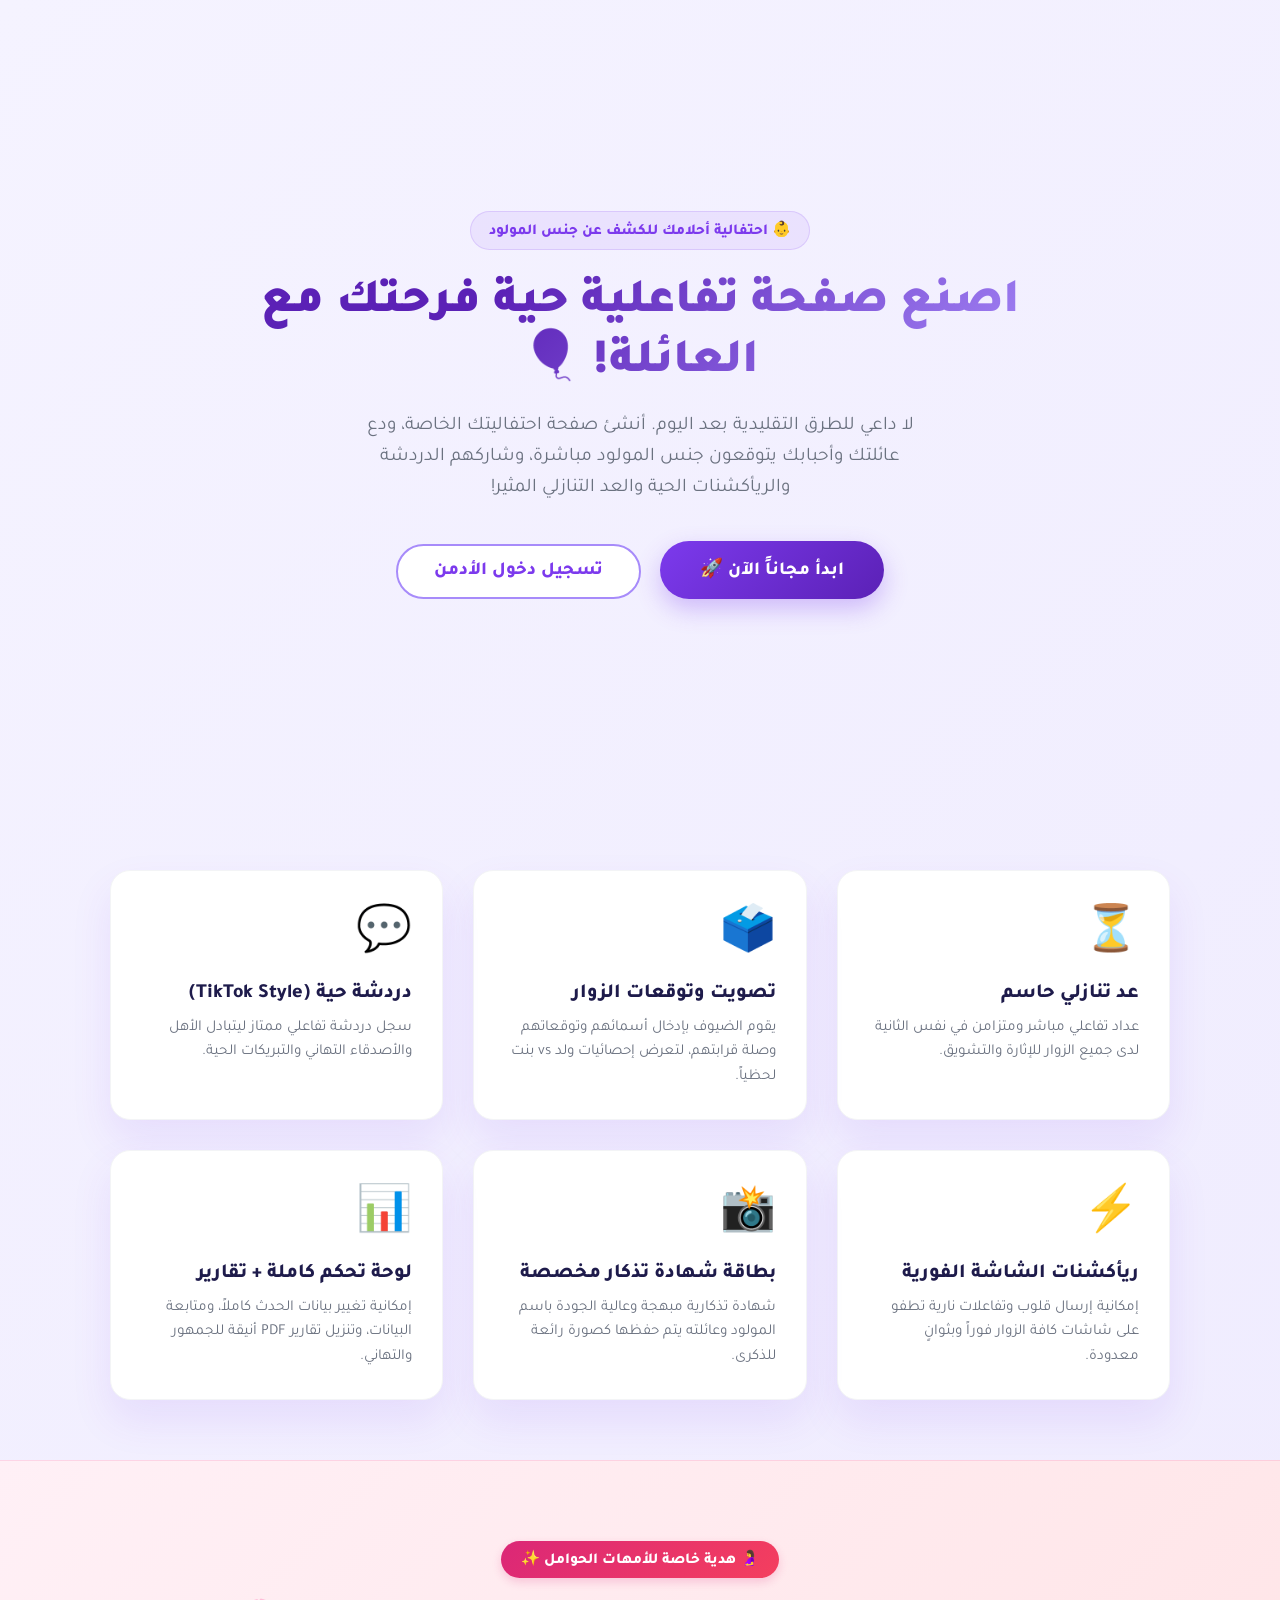
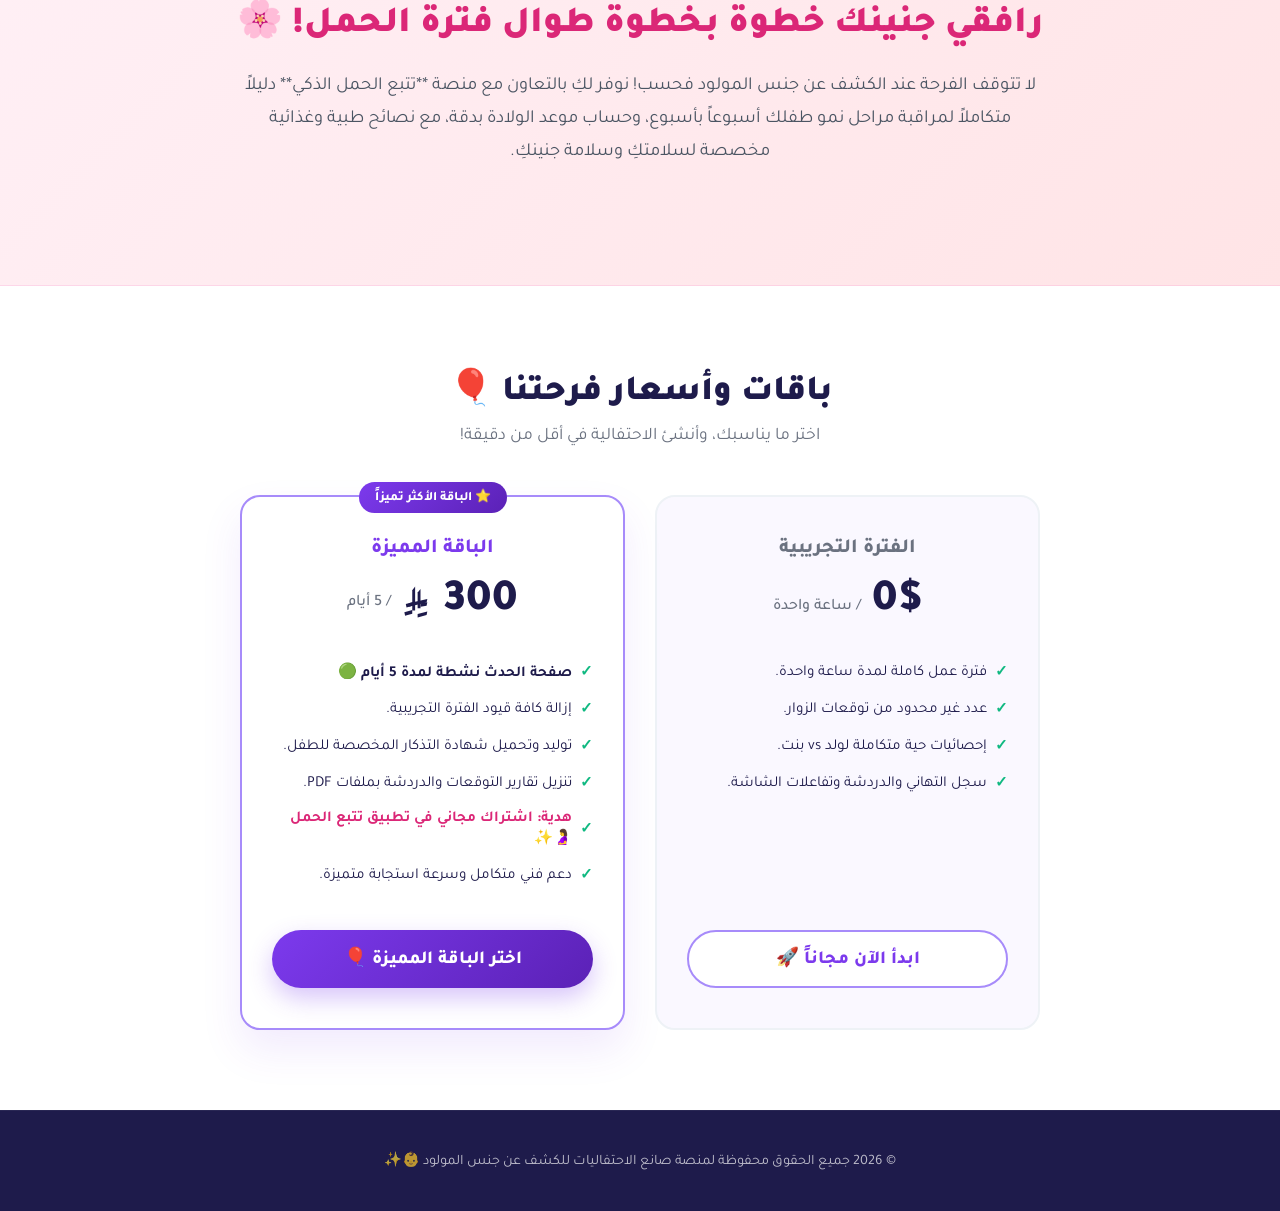
<file: public/landing.html>
<!DOCTYPE html>
<html lang="ar" dir="rtl">

<head>
    <meta charset="UTF-8">
    <meta name="viewport" content="width=device-width, initial-scale=1.0">
    <title>اصنع احتفالية الكشف عن جنس مولودك الحالمة 👶✨</title>
    <link rel="preconnect" href="https://fonts.googleapis.com">
    <link href="https://fonts.googleapis.com/css2?family=Tajawal:wght@400;500;700;800;900&display=swap" rel="stylesheet">
    
    <link rel="icon" href="data:image/svg+xml,<svg xmlns=%22http://www.w3.org/2000/svg%22 viewBox=%220 0 100 100%22><text y=%22.9em%22 font-size=%2290%22>👶</text></svg>">
    
    <style>
        :root {
            --purple: #7c3aed;
            --purple-light: #a78bfa;
            --purple-dark: #5b21b6;
            --bg-start: #f5f3ff;
            --bg-end: #ede9fe;
            --text-dark: #1e1b4b;
            --text-muted: #6b7280;
            --shadow: 0 20px 40px rgba(124, 58, 237, 0.1);
            --radius: 20px;
            --boy: #4facfe;
            --girl: #f5576c;
        }

        * {
            margin: 0;
            padding: 0;
            box-sizing: border-box;
        }

        body {
            font-family: 'Tajawal', sans-serif;
            background: linear-gradient(135deg, var(--bg-start), var(--bg-end));
            min-height: 100vh;
            color: var(--text-dark);
            overflow-x: hidden;
        }

        /* Hero Area */
        .hero {
            min-height: 90vh;
            display: flex;
            flex-direction: column;
            justify-content: center;
            align-items: center;
            text-align: center;
            padding: 40px 20px;
            position: relative;
        }

        .hero-badge {
            background: rgba(124, 58, 237, 0.08);
            color: var(--purple);
            padding: 8px 18px;
            border-radius: 50px;
            font-weight: 800;
            font-size: 0.95rem;
            margin-bottom: 24px;
            display: inline-block;
            border: 1px solid rgba(124, 58, 237, 0.15);
            animation: pulse 2s infinite;
        }

        @keyframes pulse {
            0% { transform: scale(1); }
            50% { transform: scale(1.03); }
            100% { transform: scale(1); }
        }

        .hero h1 {
            font-size: 3rem;
            font-weight: 900;
            line-height: 1.25;
            margin-bottom: 18px;
            max-width: 800px;
            background: linear-gradient(135deg, var(--purple-dark) 30%, var(--purple-light));
            -webkit-background-clip: text;
            -webkit-text-fill-color: transparent;
        }

        .hero p {
            font-size: 1.2rem;
            color: var(--text-muted);
            max-width: 600px;
            line-height: 1.6;
            margin-bottom: 36px;
        }

        .btn-primary {
            background: linear-gradient(135deg, var(--purple) 0%, var(--purple-dark) 100%);
            color: white;
            border: none;
            padding: 16px 40px;
            font-size: 1.15rem;
            font-weight: 800;
            font-family: 'Tajawal', sans-serif;
            border-radius: 50px;
            cursor: pointer;
            transition: all 0.3s ease;
            box-shadow: 0 10px 25px rgba(124, 58, 237, 0.3);
            text-decoration: none;
            display: inline-block;
        }

        .btn-primary:hover {
            transform: translateY(-3px);
            box-shadow: 0 12px 30px rgba(124, 58, 237, 0.45);
        }

        .btn-secondary {
            background: white;
            color: var(--purple);
            border: 2px solid var(--purple-light);
            padding: 14px 36px;
            font-size: 1.15rem;
            font-weight: 800;
            font-family: 'Tajawal', sans-serif;
            border-radius: 50px;
            cursor: pointer;
            transition: all 0.3s ease;
            text-decoration: none;
            display: inline-block;
            margin-right: 15px;
        }

        .btn-secondary:hover {
            background: #faf8ff;
            transform: translateY(-2px);
        }

        /* Features Section */
        .features {
            max-width: 1100px;
            margin: 60px auto;
            padding: 0 20px;
            display: grid;
            grid-template-columns: repeat(auto-fit, minmax(300px, 1fr));
            gap: 30px;
        }

        .feat-card {
            background: white;
            border-radius: var(--radius);
            padding: 30px;
            box-shadow: var(--shadow);
            border: 1px solid #f3f4f6;
            transition: all 0.3s;
        }

        .feat-card:hover {
            transform: translateY(-6px);
            box-shadow: 0 25px 50px rgba(124, 58, 237, 0.15);
        }

        .feat-icon {
            font-size: 2.8rem;
            margin-bottom: 18px;
            display: inline-block;
        }

        .feat-card h3 {
            font-size: 1.25rem;
            font-weight: 800;
            margin-bottom: 10px;
        }

        .feat-card p {
            color: var(--text-muted);
            font-size: 0.95rem;
            line-height: 1.6;
        }

        /* Pricing Section */
        .pricing {
            background: white;
            padding: 80px 20px;
            text-align: center;
        }

        .pricing-title {
            font-size: 2.2rem;
            font-weight: 900;
            margin-bottom: 10px;
        }

        .pricing-desc {
            color: var(--text-muted);
            margin-bottom: 48px;
            font-size: 1.1rem;
        }

        .pricing-grid {
            max-width: 800px;
            margin: 0 auto;
            display: flex;
            gap: 30px;
            flex-wrap: wrap;
            justify-content: center;
        }

        .price-card {
            flex: 1;
            min-width: 280px;
            background: #faf8ff;
            border-radius: var(--radius);
            padding: 40px 30px;
            border: 2px solid #eef2f6;
            position: relative;
            display: flex;
            flex-direction: column;
            justify-content: space-between;
        }

        .price-card.premium {
            border-color: var(--purple-light);
            background: white;
            box-shadow: var(--shadow);
        }

        .premium-tag {
            position: absolute;
            top: -15px;
            left: 50%;
            transform: translateX(-50%);
            background: linear-gradient(135deg, var(--purple), var(--purple-dark));
            color: white;
            padding: 6px 16px;
            border-radius: 20px;
            font-weight: 800;
            font-size: 0.8rem;
        }

        .plan-name {
            font-size: 1.25rem;
            font-weight: 800;
            margin-bottom: 15px;
            color: var(--text-muted);
        }

        .price-card.premium .plan-name {
            color: var(--purple);
        }

        .plan-price {
            font-size: 2.8rem;
            font-weight: 900;
            margin-bottom: 24px;
        }

        .plan-price span {
            font-size: 1rem;
            font-weight: 500;
            color: var(--text-muted);
        }

        .plan-features {
            list-style: none;
            text-align: right;
            margin-bottom: 36px;
        }

        .plan-features li {
            padding: 8px 0;
            font-size: 0.95rem;
            display: flex;
            align-items: center;
            gap: 8px;
        }

        .plan-features li::before {
            content: "✓";
            color: #10b981;
            font-weight: 800;
        }

        /* Modals */
        .modal {
            display: none;
            position: fixed;
            top: 0;
            left: 0;
            width: 100%;
            height: 100%;
            background: rgba(30, 27, 75, 0.4);
            backdrop-filter: blur(8px);
            z-index: 1000;
            align-items: center;
            justify-content: center;
            padding: 20px;
        }

        .modal.show {
            display: flex;
            animation: fadeIn 0.3s ease;
        }

        @keyframes fadeIn {
            from { opacity: 0; }
            to { opacity: 1; }
        }

        .modal-box {
            background: white;
            border-radius: var(--radius);
            padding: 40px;
            width: 100%;
            max-width: 420px;
            box-shadow: 0 25px 80px rgba(0, 0, 0, 0.25);
            animation: popIn 0.4s cubic-bezier(0.175, 0.885, 0.32, 1.275);
            text-align: center;
            position: relative;
        }

        @keyframes popIn {
            from { opacity: 0; transform: scale(0.8); }
            to { opacity: 1; transform: scale(1); }
        }

        .modal-close {
            position: absolute;
            top: 15px;
            left: 15px;
            background: none;
            border: none;
            font-size: 1.5rem;
            color: var(--text-muted);
            cursor: pointer;
        }

        .modal-title {
            font-size: 1.5rem;
            font-weight: 900;
            margin-bottom: 24px;
        }

        /* Forms in Modals */
        .form-group {
            margin-bottom: 18px;
            text-align: right;
        }

        .form-group label {
            display: block;
            font-weight: 700;
            margin-bottom: 6px;
            font-size: 0.9rem;
        }

        .form-group input {
            width: 100%;
            padding: 12px 16px;
            border: 2px solid #e5e7eb;
            border-radius: 10px;
            font-size: 0.95rem;
            font-family: 'Tajawal', sans-serif;
            outline: none;
            background: #fafafa;
            transition: all 0.3s;
        }

        .form-group input:focus {
            border-color: var(--purple-light);
            background: white;
            box-shadow: 0 0 0 4px rgba(124, 58, 237, 0.08);
        }

        .modal-btn {
            background: linear-gradient(135deg, var(--purple), var(--purple-dark));
            color: white;
            border: none;
            padding: 14px;
            border-radius: 10px;
            font-weight: 800;
            font-family: 'Tajawal', sans-serif;
            font-size: 1rem;
            cursor: pointer;
            width: 100%;
            margin-top: 10px;
            box-shadow: 0 5px 15px rgba(124, 58, 237, 0.2);
            transition: all 0.3s;
        }

        .modal-btn:hover {
            transform: translateY(-2px);
        }

        .switch-modal-link {
            display: block;
            margin-top: 18px;
            font-size: 0.85rem;
            color: var(--text-muted);
            cursor: pointer;
            text-decoration: underline;
        }

        .switch-modal-link:hover {
            color: var(--purple);
        }

        .error-msg {
            color: #ef4444;
            font-size: 0.85rem;
            margin-top: 10px;
            display: none;
            font-weight: 700;
        }

        /* Footer */
        footer {
            background: #1e1b4b;
            color: white;
            padding: 40px 20px;
            text-align: center;
            font-size: 0.9rem;
            border-top: 1px solid rgba(255,255,255,0.05);
        }

        footer p {
            opacity: 0.7;
        }

        /* Pregnancy Tracker Promotion Section */
        .pregnancy-promo-section {
            background: linear-gradient(135deg, #fff0f6, #ffe4e6);
            padding: 80px 20px;
            text-align: center;
            position: relative;
            border-top: 1px solid rgba(244, 114, 182, 0.2);
            border-bottom: 1px solid rgba(244, 114, 182, 0.2);
        }

        .promo-section-container {
            max-width: 900px;
            margin: 0 auto;
        }

        .promo-badge-tag {
            background: linear-gradient(135deg, #db2777, #f43f5e);
            color: white;
            padding: 8px 20px;
            border-radius: 50px;
            font-weight: 800;
            font-size: 0.95rem;
            margin-bottom: 24px;
            display: inline-block;
            box-shadow: 0 4px 10px rgba(219, 39, 119, 0.2);
        }

        .pregnancy-promo-section h2 {
            font-size: 2.3rem;
            font-weight: 900;
            color: #db2777;
            line-height: 1.3;
            margin-bottom: 20px;
        }

        .pregnancy-promo-section p {
            font-size: 1.15rem;
            color: #4b5563;
            line-height: 1.8;
            max-width: 800px;
            margin: 0 auto 36px auto;
        }

        .btn-promo-action {
            background: linear-gradient(135deg, #db2777 0%, #be185d 100%);
            color: white;
            border: none;
            padding: 16px 40px;
            font-size: 1.15rem;
            font-weight: 800;
            font-family: 'Tajawal', sans-serif;
            border-radius: 50px;
            cursor: pointer;
            transition: all 0.3s ease;
            box-shadow: 0 10px 25px rgba(219, 39, 119, 0.3);
            text-decoration: none;
            display: inline-block;
        }

        .btn-promo-action:hover {
            transform: translateY(-3px);
            box-shadow: 0 12px 30px rgba(219, 39, 119, 0.45);
        }

        @media (max-width: 768px) {
            .hero {
                min-height: 80vh;
                padding: 40px 15px;
            }

            .hero h1 {
                font-size: 2rem;
                line-height: 1.35;
            }

            .hero p {
                font-size: 1rem;
                margin-bottom: 24px;
            }

            .btn-primary, .btn-secondary {
                width: 100%;
                text-align: center;
                margin: 0 0 12px 0 !important;
                padding: 14px 28px;
                font-size: 1rem;
            }

            .features {
                grid-template-columns: 1fr;
                gap: 20px;
                margin: 40px auto;
            }

            .feat-card {
                padding: 20px;
            }

            .pricing {
                padding: 50px 15px;
            }

            .pricing-title {
                font-size: 1.75rem;
            }

            .pricing-desc {
                margin-bottom: 30px;
                font-size: 0.95rem;
            }

            .pricing-grid {
                gap: 20px;
            }

            .price-card {
                padding: 30px 20px;
            }

            .plan-price {
                font-size: 2.2rem;
            }

            .pregnancy-promo-section {
                padding: 50px 15px;
            }

            .pregnancy-promo-section h2 {
                font-size: 1.75rem;
            }

            .pregnancy-promo-section p {
                font-size: 0.95rem;
                line-height: 1.6;
            }

            .btn-promo-action {
                width: 100%;
                text-align: center;
                padding: 14px 28px;
                font-size: 1rem;
            }

            .modal-box {
                padding: 30px 20px;
            }

            .modal-title {
                font-size: 1.3rem;
                margin-bottom: 18px;
            }
        }
    </style>
</head>

<body>

    <!-- Hero Area -->
    <div class="hero">
        <span class="hero-badge">👶 احتفالية أحلامك للكشف عن جنس المولود</span>
        <h1>اصنع صفحة تفاعلية حية فرحتك مع العائلة! 🎈</h1>
        <p>لا داعي للطرق التقليدية بعد اليوم. أنشئ صفحة احتفاليتك الخاصة، ودع عائلتك وأحبابك يتوقعون جنس المولود مباشرة، وشاركهم الدردشة والريأكشنات الحية والعد التنازلي المثير!</p>
        <div>
            <button class="btn-primary" id="heroStartBtn">ابدأ مجاناً الآن 🚀</button>
            <button class="btn-secondary" id="heroLoginBtn">تسجيل دخول الأدمن</button>
        </div>
    </div>

    <!-- Features Section -->
    <div class="features">
        <div class="feat-card">
            <span class="feat-icon">⏳</span>
            <h3>عد تنازلي حاسم</h3>
            <p>عداد تفاعلي مباشر ومتزامن في نفس الثانية لدى جميع الزوار للإثارة والتشويق.</p>
        </div>
        <div class="feat-card">
            <span class="feat-icon">🗳️</span>
            <h3>تصويت وتوقعات الزوار</h3>
            <p>يقوم الضيوف بإدخال أسمائهم وتوقعاتهم وصلة قرابتهم، لتعرض إحصائيات ولد vs بنت لحظياً.</p>
        </div>
        <div class="feat-card">
            <span class="feat-icon">💬</span>
            <h3>دردشة حية (TikTok Style)</h3>
            <p>سجل دردشة تفاعلي ممتاز ليتبادل الأهل والأصدقاء التهاني والتبريكات الحية.</p>
        </div>
        <div class="feat-card">
            <span class="feat-icon">⚡</span>
            <h3>ريأكشنات الشاشة الفورية</h3>
            <p>إمكانية إرسال قلوب وتفاعلات نارية تطفو على شاشات كافة الزوار فوراً وبثوانٍ معدودة.</p>
        </div>
        <div class="feat-card">
            <span class="feat-icon">📸</span>
            <h3>بطاقة شهادة تذكار مخصصة</h3>
            <p>شهادة تذكارية مبهجة وعالية الجودة باسم المولود وعائلته يتم حفظها كصورة رائعة للذكرى.</p>
        </div>
        <div class="feat-card">
            <span class="feat-icon">📊</span>
            <h3>لوحة تحكم كاملة + تقارير</h3>
            <p>إمكانية تغيير بيانات الحدث كاملاً، ومتابعة البيانات، وتنزيل تقارير PDF أنيقة للجمهور والتهاني.</p>
        </div>
    </div>

    <!-- 🤰 Pregnancy Tracker Promotion Section -->
    <div class="pregnancy-promo-section">
        <div class="promo-section-container">
            <div class="promo-badge-tag">🤰 هدية خاصة للأمهات الحوامل ✨</div>
            <h2>رافقي جنينك خطوة بخطوة طوال فترة الحمل! 🌸</h2>
            <p>لا تتوقف الفرحة عند الكشف عن جنس المولود فحسب! نوفر لكِ بالتعاون مع منصة **تتبع الحمل الذكي** دليلاً متكاملاً لمراقبة مراحل نمو طفلك أسبوعاً بأسبوع، وحساب موعد الولادة بدقة، مع نصائح طبية وغذائية مخصصة لسلامتكِ وسلامة جنينكِ.</p>
        </div>
    </div>

    <!-- Pricing Section -->
    <div class="pricing">
        <h2 class="pricing-title">باقات وأسعار فرحتنا 🎈</h2>
        <p class="pricing-desc">اختر ما يناسبك، وأنشئ الاحتفالية في أقل من دقيقة!</p>
        
        <div class="pricing-grid">
            <!-- Free Trial -->
            <div class="price-card">
                <div>
                    <h3 class="plan-name">الفترة التجريبية</h3>
                    <div class="plan-price">0$ <span>/ ساعة واحدة</span></div>
                    <ul class="plan-features">
                        <li>فترة عمل كاملة لمدة ساعة واحدة.</li>
                        <li>عدد غير محدود من توقعات الزوار.</li>
                        <li>إحصائيات حية متكاملة لولد vs بنت.</li>
                        <li>سجل التهاني والدردشة وتفاعلات الشاشة.</li>
                    </ul>
                </div>
                <button class="btn-secondary" style="width: 100%; margin: 0;" onclick="openRegisterModal()">ابدأ الآن مجاناً 🚀</button>
            </div>

            <!-- Lifetime Premium -->
            <div class="price-card premium">
                <span class="premium-tag">⭐ الباقة الأكثر تميزاً</span>
                <div>
                    <h3 class="plan-name">الباقة المميزة</h3>
                    <div class="plan-price" style="display: inline-flex; align-items: center; justify-content: center; gap: 8px;">
                        300 
                        <svg class="sar-custom-icon" viewBox="0 0 100 100" fill="currentColor" style="height: 0.8em; width: auto; vertical-align: middle; display: inline-block;" aria-label="ريال سعودي">
                            <!-- Left vertical stem & top slant -->
                            <path d="M 37,15 L 45,4 L 45,71 L 37,71 Z" />
                            <!-- Left horizontal bars -->
                            <path d="M 45,46 L 19,53 L 21,63 L 45,56 Z" />
                            <path d="M 37,70 L 15,76 L 17,86 L 37,80 Z" />
                            <!-- Right vertical stem & top slant -->
                            <path d="M 52,21 L 60,11 L 60,65 L 52,65 Z" />
                            <!-- Center crossbar and top-right bar (continuous) -->
                            <path d="M 27,51 L 79,39 L 77,49 L 27,61 Z" />
                            <!-- Right horizontal middle bar -->
                            <path d="M 60,51 L 79,48 L 77,58 L 60,61 Z" />
                            <!-- Right horizontal bottom bar (separate) -->
                            <path d="M 52,81 L 79,74 L 77,84 L 52,91 Z" />
                        </svg>
                        <span>/ 5 أيام</span>
                    </div>
                    <ul class="plan-features">
                        <li><strong>صفحة الحدث نشطة لمدة 5 أيام 🟢</strong></li>
                        <li>إزالة كافة قيود الفترة التجريبية.</li>
                        <li>توليد وتحميل شهادة التذكار المخصصة للطفل.</li>
                        <li>تنزيل تقارير التوقعات والدردشة بملفات PDF.</li>
                        <li><strong style="color: #db2777;">هدية: اشتراك مجاني في تطبيق تتبع الحمل 🤰✨</strong></li>
                        <li>دعم فني متكامل وسرعة استجابة متميزة.</li>
                    </ul>
                </div>
                <button class="btn-primary" style="width: 100%;" onclick="openRegisterModal()">اختر الباقة المميزة 🎈</button>
            </div>
        </div>
    </div>

    <!-- Footer -->
    <footer>
        <p>© 2026 جميع الحقوق محفوظة لمنصة صانع الاحتفاليات للكشف عن جنس المولود 👶✨</p>
    </footer>

    <!-- ============ REGISTER MODAL ============ -->
    <div class="modal" id="registerModal">
        <div class="modal-box">
            <button class="modal-close" onclick="closeModal('registerModal')">✕</button>
            <h3 class="modal-title">تسجيل حساب جديد 👶</h3>
            
            <form id="registerForm">
                <div class="form-group">
                    <label for="regEmail">اسم المستخدم:</label>
                    <input type="text" id="regEmail" placeholder="اكتب اسم المستخدم (مثال: watin)" required>
                    <small style="display: block; margin-top: 5px; color: var(--text-muted); font-size: 0.8rem;">سيكون حسابك بامتداد @baby.com تلقائياً</small>
                </div>
                <div class="form-group">
                    <label for="regPassword">كلمة المرور:</label>
                    <input type="password" id="regPassword" placeholder="لا تقل عن 6 أحرف" required>
                </div>
                <button type="submit" class="modal-btn" id="regSubmitBtn">ابدأ تجربتك المجانية 🚀</button>
            </form>
            
            <div id="regError" class="error-msg"></div>
            <span class="switch-modal-link" onclick="switchToLogin()">لديك حساب بالفعل؟ سجل دخولك الآن</span>
        </div>
    </div>

    <!-- ============ LOGIN MODAL ============ -->
    <div class="modal" id="loginModal">
        <div class="modal-box">
            <button class="modal-close" onclick="closeModal('loginModal')">✕</button>
            <h3 class="modal-title">تسجيل دخول منظم الحدث ⚙️</h3>
            
            <form id="loginForm">
                <div class="form-group">
                    <label for="loginEmail">اسم المستخدم:</label>
                    <input type="text" id="loginEmail" placeholder="اكتب اسم المستخدم (مثال: watin)" required>
                    <small style="display: block; margin-top: 5px; color: var(--text-muted); font-size: 0.8rem;">سواءً كتبت الاسم فقط أو الايميل، سيتم الدخول بـ @baby.com</small>
                </div>
                <div class="form-group">
                    <label for="loginPassword">كلمة المرور:</label>
                    <input type="password" id="loginPassword" placeholder="اكتب كلمة مرورك" required>
                </div>
                <button type="submit" class="modal-btn" id="loginSubmitBtn">دخول للوحة التحكم 💾</button>
            </form>
            
            <div id="loginError" class="error-msg"></div>
            <span class="switch-modal-link" onclick="switchToRegister()">ليس لديك حساب؟ سجل حساباً جديداً</span>
        </div>
    </div>

    <!-- ============ JAVASCRIPT LOGIC ============ -->
    <script>
        const API_BASE = 'api';

        // Check Login Status on Page Load - If already logged in, go straight to dashboard
        async function checkStatus() {
            try {
                const res = await fetch(`${API_BASE}/auth.php?action=status`);
                const data = await res.json();
                if (data.logged_in) {
                    window.location.href = 'dashboard.html';
                }
            } catch (e) {}
        }
        checkStatus();

        // Modal triggers
        document.getElementById('heroStartBtn').onclick = () => openRegisterModal();
        document.getElementById('heroLoginBtn').onclick = () => openLoginModal();

        function openRegisterModal() {
            closeModal('loginModal');
            document.getElementById('registerModal').classList.add('show');
            document.getElementById('regEmail').focus();
        }

        function openLoginModal() {
            closeModal('registerModal');
            document.getElementById('loginModal').classList.add('show');
            document.getElementById('loginEmail').focus();
        }

        function closeModal(modalId) {
            document.getElementById(modalId).classList.remove('show');
            document.getElementById('regError').style.display = 'none';
            document.getElementById('loginError').style.display = 'none';
        }

        function switchToLogin() {
            openLoginModal();
        }

        function switchToRegister() {
            openRegisterModal();
        }

        // Handle Registration Submit
        document.getElementById('registerForm').addEventListener('submit', async function (e) {
            e.preventDefault();
            
            const submitBtn = document.getElementById('regSubmitBtn');
            const errorDiv = document.getElementById('regError');
            
            submitBtn.disabled = true;
            submitBtn.textContent = 'جاري تسجيل حسابك...';
            errorDiv.style.display = 'none';

            let rawEmail = document.getElementById('regEmail').value.trim();
            let processedEmail = rawEmail.split('@')[0] + '@baby.com';

            const payload = {
                email: processedEmail,
                password: document.getElementById('regPassword').value
            };

            try {
                const res = await fetch(`${API_BASE}/auth.php?action=register`, {
                    method: 'POST',
                    headers: { 'Content-Type': 'application/json' },
                    body: JSON.stringify(payload)
                });
                const data = await res.json();

                if (data.success) {
                    // Registration successful, redirect to dashboard
                    window.location.href = 'dashboard.html';
                } else {
                    errorDiv.textContent = data.error || 'حدث خطأ غير متوقع';
                    errorDiv.style.display = 'block';
                    submitBtn.disabled = false;
                    submitBtn.textContent = 'ابدأ تجربتك المجانية 🚀';
                }
            } catch (err) {
                errorDiv.textContent = 'فشل الاتصال بالخادم لإتمام التسجيل';
                errorDiv.style.display = 'block';
                submitBtn.disabled = false;
                submitBtn.textContent = 'ابدأ تجربتك المجانية 🚀';
            }
        });

        // Handle Login Submit
        document.getElementById('loginForm').addEventListener('submit', async function (e) {
            e.preventDefault();
            
            const submitBtn = document.getElementById('loginSubmitBtn');
            const errorDiv = document.getElementById('loginError');
            
            submitBtn.disabled = true;
            submitBtn.textContent = 'جاري التحقق والدخول...';
            errorDiv.style.display = 'none';

            let rawEmail = document.getElementById('loginEmail').value.trim();
            let processedEmail = rawEmail.split('@')[0] + '@baby.com';

            const payload = {
                email: processedEmail,
                password: document.getElementById('loginPassword').value
            };

            try {
                const res = await fetch(`${API_BASE}/auth.php?action=login`, {
                    method: 'POST',
                    headers: { 'Content-Type': 'application/json' },
                    body: JSON.stringify(payload)
                });
                const data = await res.json();

                if (data.success) {
                    window.location.href = 'dashboard.html';
                } else {
                    errorDiv.textContent = data.error || 'حدث خطأ غير متوقع';
                    errorDiv.style.display = 'block';
                    submitBtn.disabled = false;
                    submitBtn.textContent = 'دخول للوحة التحكم 💾';
                }
            } catch (err) {
                errorDiv.textContent = 'فشل الاتصال بالخادم لإتمام تسجيل الدخول';
                errorDiv.style.display = 'block';
                submitBtn.disabled = false;
                submitBtn.textContent = 'دخول للوحة التحكم 💾';
            }
        });
    </script>

</body>
</html>
</file>
